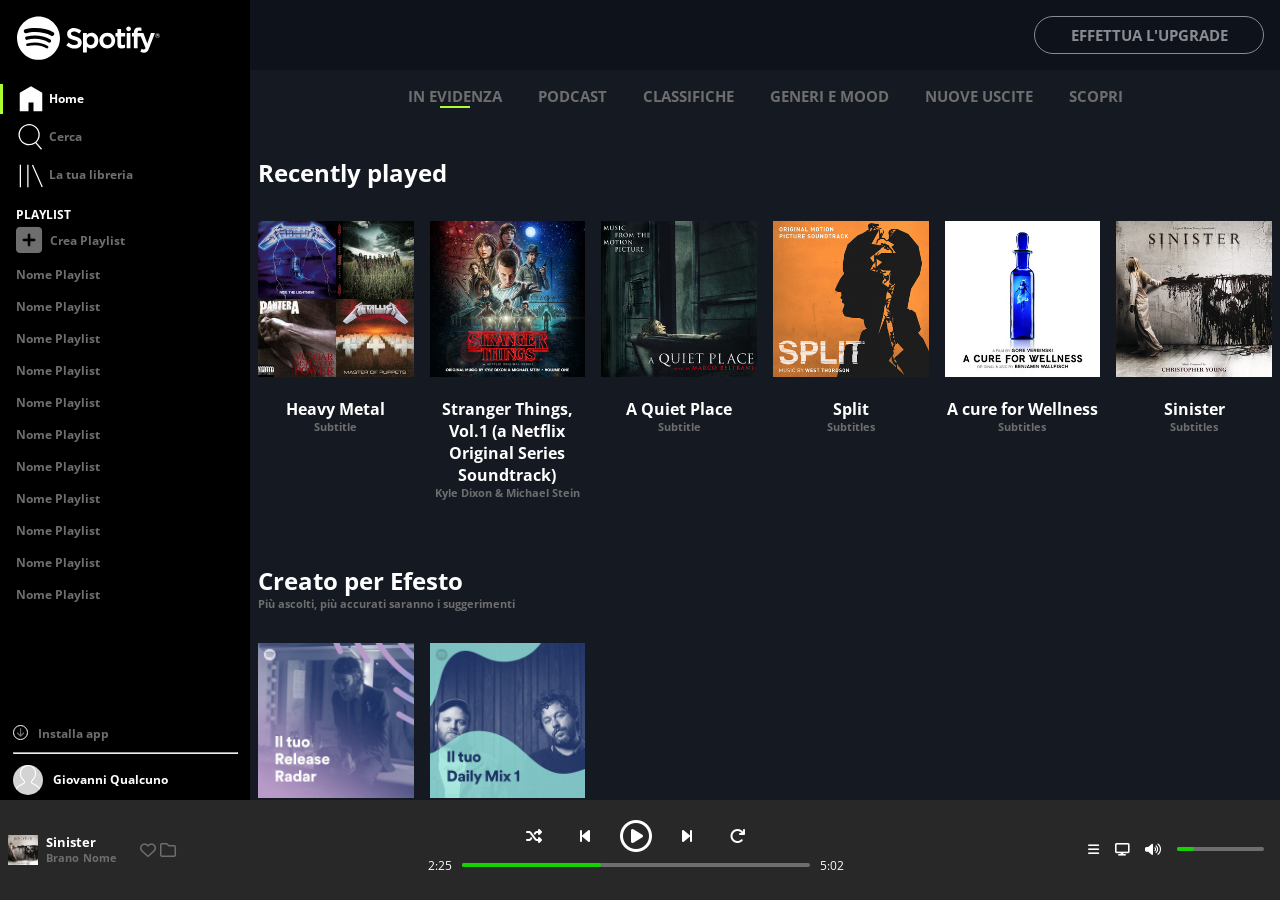
<file: index.html>
<!DOCTYPE html>
<html lang="en">
<head>
    <meta charset="UTF-8">
    <meta http-equiv="X-UA-Compatible" content="IE=edge">
    <meta name="viewport" content="width=device-width, initial-scale=1.0">
    <link rel="stylesheet" href="css/style.css">
    <link href="https://fonts.googleapis.com/css2?family=Open+Sans:ital,wght@0,300;0,400;0,500;0,600;0,700;0,800;1,300;1,400;1,500;1,600;1,700;1,800&family=Poppins&family=Rubik&display=swap" rel="stylesheet">
    <link rel="stylesheet" href="https://cdnjs.cloudflare.com/ajax/libs/font-awesome/6.3.0/css/all.min.css" integrity="sha512-SzlrxWUlpfuzQ+pcUCosxcglQRNAq/DZjVsC0lE40xsADsfeQoEypE+enwcOiGjk/bSuGGKHEyjSoQ1zVisanQ==" crossorigin="anonymous" referrerpolicy="no-referrer" />
    <title>Spotify Clone</title>
</head>
<body class="debug">

    <main class="d-flex overflow-hidden">

        <!--Inizio Sidebar-->
        
        <aside id="sidebar">
            <div class="insidebar d-flex f-column overflow-hidden text-white">
                <img class="logo logo_big mg-l1" src="img/logo.svg" alt="logo spotify">
                <img class="logo logo_small mg-l1" src="img/logo-small.svg" alt="logo spotify">

                <div class="spot_links mg-l1 d-flex f-column text-grey">
                    <div class="link link_border">
                        <img src="img/home.svg" alt="home photo">
                        <span class="text-white hidden">Home</span>
                    </div>
                    <div class="link text-grey">
                        <img src="img/search.svg" alt="search photo">
                        <span class="hidden">Cerca</span>
                    </div>
                    <div class="link text-grey">
                        <img src="img/libreria.svg" alt="archive photo">
                        <span class="hidden">La tua libreria</span>
                    </div>
                
                </div>

                <h4 class="mg-l1 text-white hidden">PLAYLIST</h4>

                <div class="made_playlist mg-l1 text-grey hidden">
                    <i class="fa-sharp fa-solid fa-square-plus"></i>
                    <span>Crea Playlist</span>
                </div>

                <div class="side_playlist mg-l1 overflow-scroll hidden d-flex f-column text-grey">
                    <ul class="items_play">
                        <li>Nome Playlist</li>
                        <li>Nome Playlist</li>
                        <li>Nome Playlist</li>
                        <li>Nome Playlist</li>
                        <li>Nome Playlist</li>
                        <li>Nome Playlist</li>
                        <li>Nome Playlist</li>
                        <li>Nome Playlist</li>
                        <li>Nome Playlist</li>
                        <li>Nome Playlist</li>
                        <li>Nome Playlist</li>
                    </ul>
                </div>

            </div>

            <div class="side_foot d-flex f-column text-grey">
                <div class="install d-flex">
                    <i class="fa-solid fa-arrow-down circle-a"></i>
                    <span class="hidden">Installa app</span>
                </div>
                <hr class="hidden"/>
                <div class="profile text-white d-flex">
                    <img src="img/profile.svg" alt="profile photo">
                    <span class="user_profile hidden" >Giovanni Qualcuno</span>
                </div>

            </div>
        </aside>

    <!--inizio content-->

        <div class="content overflow-scroll">
            <div id="cta">
                <div class="btn btn-big text-white">
                EFFETTUA L'UPGRADE
                </div>
            </div>
            <nav class="navbar">
                <ul class="menu text-center text-grey">
                    <li>IN EVIDENZA<div class="marked"></div></li>
                    <li>PODCAST</li>
                    <li>CLASSIFICHE</li>
                    <li>GENERI E MOOD</li>
                    <li>NUOVE USCITE</li>
                    <li>SCOPRI</li>
                </ul>
            </nav>
            <section id="recently">
                <h2 class="title text-white">Recently played</h2>
                <ul class="album d-flex wrap">
                    <li>
                        <div class="overlay">
                            <i class="fa-regular fa-circle-play play-btn overlay-btn"></i>
                            <img src="img/metal_lifting.jpg" alt="album metal">
                        </div>
                        <h4 class="text-white">Heavy Metal</h4>
                        <h6 class="text-grey">Subtitle</h6>
                    </li>
                    <li>
                        <div class="overlay">
                            <i class="fa-regular fa-circle-play play-btn overlay-btn"></i>
                            <img src="img/stranger.jpeg" alt="album stranger">
                        </div>
                        <h4 class="text-white">Stranger Things, Vol.1 (a Netflix Original Series Soundtrack)</h4>
                        <h6 class="text-grey">Kyle Dixon & Michael Stein</h6>
                    </li>
                    <li>
                        <div class="overlay">
                            <i class="fa-regular fa-circle-play play-btn overlay-btn"></i>
                            <img src="img/aquietplace.jpeg" alt="album a quiet place">
                        </div>
                        <h4 class="text-white">A Quiet Place</h4>
                        <h6 class="text-grey">Subtitle</h6>
                    </li>
                    <li>
                        <div class="overlay">
                            <i class="fa-regular fa-circle-play play-btn overlay-btn"></i>
                            <img src="img/split.jpeg" alt="album split">
                        </div>
                        <h4 class="text-white">Split</h4>
                        <h6 class="text-grey">Subtitles</h6>
                    </li>
                    <li>
                        <div class="overlay">
                            <i class="fa-regular fa-circle-play play-btn overlay-btn"></i>
                            <img src="img/cure.jpeg" alt="album cure">
                        </div>
                        <h4 class="text-white">A cure for Wellness</h4>
                        <h6 class="text-grey">Subtitles</h6>
                    </li>
                    <li>
                        <div class="overlay">
                            <i class="fa-regular fa-circle-play play-btn overlay-btn"></i>
                            <img src="img/sinister.jpeg" alt="album sinister">
                        </div>
                        <h4 class="text-white">Sinister</h4>
                        <h6 class="text-grey">Subtitles</h6>
                    </li>
                </ul>
            </section>
            <section>
                <h2 class="title text-white">Creato per Efesto</h2>
                <h6 class="subtitle text-grey">Più ascolti, più accurati saranno i suggerimenti</h6>
                 <ul class="album d-flex wrap">
                    <li>
                        <div class="overlay">
                            <i class="fa-regular fa-circle-play play-btn overlay-btn"></i>
                            <img src="img/radar.jpeg" alt="album radar">
                        </div>
                        <h4 class="text-white">Release Radar</h4>
                    </li>
                    <li>
                        <div class="overlay">
                            <i class="fa-regular fa-circle-play play-btn overlay-btn"></i>
                            <img src="img/mixdaily.jpeg" alt="album mix">
                        </div>
                        <h4 class="text-white">Daily Mix 1</h4>
                    </li>
                </ul>
            </section>
            <section>
                <h2 class="title text-white">Artisti più popolari</h2>
                <h6 class="subtitle text-grey">Più ascolti, più accurati saranno i suggerimenti</h6>
                 <ul class="album d-flex wrap">
                    <li>
                        <div class="overlay">
                            <i class="fa-regular fa-circle-play play-btn overlay-btn"></i>
                            <img src="img/youg.jpeg" alt="album radar">
                        </div>
                        <h4 class="text-white">Lana Del Rey</h4>
                    </li>
                    <li>
                        <div class="overlay">
                            <i class="fa-regular fa-circle-play play-btn overlay-btn"></i>
                            <img src="img/einaudi.jpeg" alt="album mix">
                        </div>
                        <h4 class="text-white">Einaudi</h4>
                    </li>
                </ul>
            </section>

        </div>

    </main>
    <!--Player, volume and artist-->
    <footer class="d-flex">

        <div class="left-foot text-grey d-flex">
            <img src="img/sinister.jpeg" alt="sinister photo">
            <div class="song_play ">
                <h5 class="text-white">Sinister</h5>
                <h6 class="align">Brano</h6>
                <h6 class="align">Nome</h6>
            </div>
            <div class="icons_song">
                <i class="fa-regular fa-heart align"></i>
                <i class="fa-regular fa-folder align"></i>
            </div>
        </div>


        <div class="middle-foot text-white d-flex f-column">
            <div class="middle-top d-flex">
                <i class="fa-solid fa-shuffle"></i>
                <i class="fa-solid fa-backward-step"></i>
                <i class="fa-regular fa-circle-play play-btn"></i>
                <i class="fa-solid fa-forward-step"></i>
                <i class="fa-solid fa-arrow-rotate-right"></i>
            </div>

            <div class="middle_bottom d-flex ">
                <span>2:25</span>
                <div class="progress_bar">
                    <div class="inside_progress d-flex">
                        <div class="point_prog"></div>
                    </div>
                </div>
                <span>5:02</span>
            </div>
        </div>

        <div class="right-foot text-white d-flex">
            <i class="fa-solid fa-bars"></i>
            <i class="fa-solid fa-display"></i>
            <i class="fa-solid fa-volume-high"></i>
            <div class="progress_bar_volume">
                <div class="inside_progress_volume d-flex">
                    <div class="point_prog"></div>
                </div>
            </div>
        </div>


    </footer>
    
</body>
</html>
</file>
<file: css/style.css>
* {
    margin: 0;
    padding: 0;
    box-sizing: border-box;
}

html {
    font-size: 16px;
    font-family: 'Open Sans', sans-serif;
}

/*regole di debug*/

/*.debug #sidebar {
    background-color: aqua;
}*/

/*.debug main {
    background-color: cornflowerblue;
}*/

/*.debug footer {
    background-color: grey;
}*/

/*.debug #cta {
    background-color: darkorange;
}*/

/*.debug .navbar {
    background-color: darkblue;
}*/



/*.debug .album li {
    background-color: brown;
    height: 100px;
}*/


/*UTILITIES*/

.d-flex {
    display: flex;
}
.wrap {
    flex-wrap: wrap;
}
.f-column {
    flex-direction: column;
}
.overflow-scroll {
    overflow-y: scroll;
}
.overflow-hidden {
    overflow-y: hidden;
}
.hidden {
    display: none;
}
.text-center {
    text-align: center;
}
.mg-l1 {
    margin-left: 0.5rem;
}
.mg-r1 {
    margin-right: 1rem;
}
.pd-t-1 {
    padding-top: 1rem;
}
.text-white {
    color: white;
} 
.text-grey {
    color: #6e6e6e;
}
.btn {
    border: solid 1px white;
    border-radius: 50px;
}

/*CODICE ASIDE*/

#sidebar {
    width: 50px;
    height: calc(100vh - 100px);
    background-color: black;
    padding-top: 1rem;
    font-size: 12px;
    font-weight: bold;
}

.insidebar {
    width: 100%;
    min-height: 400px;
    height: calc(100% - 80px);
}


.logo_big {
    width: 60%;
    display: none;
}

.logo_small {
    width: 60%;
}

.spot_links {
    margin-top: 1rem;
}

.spot_links img {
    display: inline-block;
    height: 30px;
}

.link {
    margin-top: 0.5rem;
    height: 30px;
    position: relative;
}

.link span {
    vertical-align: top;
    height: 30px;
    line-height: 2.5;
}

.link span:hover {
    color: white;
    cursor: pointer;
}

.made_playlist i {
    transform: scale(2.5);
    margin: 12px 12px 12px 8px;
}

.insidebar h4 {
    margin-top: 1rem;
}

.made_playlist:hover {
    color: white;
    cursor: pointer;
}

.items_play li {
    line-height: 2rem;
}

.items_play li:hover {
    color: white;
    cursor: pointer;
}

.side_foot {
    height: 80px;
    width: 90%;
    margin: auto;
}

.install:hover {
    color: white;
    cursor: pointer;
}

.profile {
    line-height: 30px;
}

.items_play {
    list-style: none;
}

.circle-a {
    font-size: 10px;
    width: 15px;
    height: 15px;
    border: solid 1px white;
    border-radius: 50%;
    padding: 1px 3px 3px 3px;
}

.side_foot img {
    background-color: lightgrey;
    border-radius: 50%;
    width: 30px;
    height: 30px;
}

.side_foot span {
    margin-left: 10px;
}

.side_foot {
    justify-content: space-around; 
    height: 80px;
    align-items: center;
}




/*CODICE CONTENT*/

body {
    min-width: 500px;
}

#cta {
    width: calc(100% - 50px);
    margin-left: 50px;
    height: 70px;
    position: fixed;
    top: 0;
    left: 0;
    z-index: 99;
    background-color: #080b12;
    filter: opacity(0.5);
    display: flex;
    justify-content: flex-end;
    align-items: center;
}

.btn-big {
    width: 230px;
    font-size: 15px;
    padding: 0.5rem 1rem;
    font-weight: bold;
    text-align: center;
    margin-right: 1rem;
    position: relative;
    transition: all 0.3s;
}

.btn-big:hover {
    transform: scale(1.1);
    cursor: pointer;
}

.content {
    width: calc(100% - 50px);
    height: calc(100vh - 100px);
    padding-top: 70px;
    background-color: #141922;
} 

.title {
    margin-left: 0.5rem;
    margin-top: 2rem;
}

.subtitle {
    margin-left: 0.5rem;
}

.menu li {
    display: inline-block;
    font-size: 15px;
    font-weight: bold;
    padding: 1rem;
}

.menu li:hover {
    color: white;
    cursor: pointer;
}

.marked {
    border-bottom: solid 2px #adff2f;
    width: 30px;
    margin: auto;
}

.content ul {
    list-style: none;
}

.overlay {
    position: relative;
}

.overlay .overlay-btn {
    display: none;
    color: white;
    position: absolute;
    top: 45%;
    left: 45%;
    right: 45%;
    bottom: 40%;
    z-index: 9;
}

.overlay:hover .overlay-btn {
    display: block;
    cursor: pointer;
}

.overlay:hover img {
    filter: opacity(0.5);
    cursor: pointer;
}

.album li {
    width: calc(50% - 2rem);
    margin: 2rem auto;
    text-align: center;
}

.album li img {
    width: 100%;
    margin-bottom: 1rem;
}

/*CODICE FOOTER*/

footer {
    width: 100%;
    height: 100px;
    z-index: 9;
    background-color: #282828;
    justify-content: space-between;
    align-items: center;
}

.left-foot {
    width: calc(155px - 1rem);
    margin: 0.5rem;
    justify-content: space-between;
    align-items: center;
}

.middle-foot {
    width: calc(40% - 1rem);
    margin: 0.5rem;
    height: 60px;
}

.right-foot {
    width: calc(155px - 1rem);
    margin: 0.5rem;
    padding-left: 8px;
}

.left-foot img {
    width: 30px;
    height: 30px;
}

.left-foot h6:hover {
    color: white;
    text-decoration: underline;
    cursor: pointer;
}

.icons_song i:hover {
    color: white;
    cursor: pointer;
}

.song_play {
    margin-right: 1rem;
}

.icons_song {
    margin-right: 1rem;
}

.icons_song i {
    display: block;
    margin-bottom: 3px;
}

.middle-top {
    width: 220px;
    justify-content: space-between;
    align-self: center;
    margin-top: 0.5rem;
}

.play-btn {
    transform: scale(2);
    transition: 0.2s;
}

.play-btn:hover {
    transform: scale(2.4);
}

.middle_bottom span {
    font-size: 12px;
    display: inline-block;
    margin-left: 10px;
    margin-right: 10px;
}

.middle_bottom {
    justify-content: center;
    align-items: center;
    margin-top: 0.8rem;
}

.progress_bar {
    width: 70%;
    height: 4px;
    background-color: #6e6e6e;
    border-radius: 5px;
}

.inside_progress {
    width: 40%;
    height: 4px;
    background-color: #15d303;
    border-radius: 5px;
    justify-content: flex-end;
    align-items: center;

}

.point_prog {
    display: none;
    width: 10px;
    height: 10px;
    background-color: white;
    border-radius: 50%;
    padding-left: 5px;
}

.inside_progress:hover .point_prog, .inside_progress_volume:hover .point_prog {
    display: block;
}

.inside_progress_volume {
    width: 20%;
    height: 4px;
    background-color: #15d303;
    border-radius: 5px;
    justify-content: flex-end;
    align-items: center;
}
.inside_progress_volume .point_prog {
    margin-top: 1px;
}
.progress_bar_volume {
    width: 50%;
    height: 4px;
    background-color: #6e6e6e;
    border-radius: 5px;
    margin-top: 3px;
}

.right-foot i {
    font-size: 0.8rem;
    margin-right: 8px;
}

/*MEDIAQUERY*/

@media screen and (min-width: 576px) {
    #sidebar {
        width: 250px;
    }
    .insidebar {
        padding-left: 0.5rem;
    }
    .logo_small {
        display: none;
    }
    .logo_big {
        display: block;
    }

    .link_border {
        border-left: solid 3px #adff2f;
        position: relative;
        left: -1rem;                                                             
        top: 0;
        z-index: 9;
        padding-left: 0.8rem;
    }
    .content {
        width: calc(100% - 250px);
    }
    #cta {
        width: calc(100% - 250px);
        margin-left: 250px;
    }
    .hidden {
        display: flex;
        display: inline-block;
    }
    .side_foot {
        justify-content: space-around;
        align-items: unset;
    }
    .song_play {
        line-height: 0.9rem;
    }

}

@media screen and (min-width: 768px) {
    .album li {
        width: calc((100% / 4) - 1rem);
        margin: 2rem 0.5rem;
    }
    .right-foot i {
        padding-right: 0.5rem;
    }
    .right-foot {
        width: calc(200px - 2rem);
        margin-right: 1rem;
    }

}

                                                      
@media screen and (min-width: 992px) {
    .album li {
        width: calc((100% / 6 ) - 1rem);
        margin: 2rem 0.5rem;
    }

    .left-foot {
        width: calc(200px - 1rem);
    }

    .right-foot{
        width: calc(200px - 1rem);
    }

    .left-foot .align {
        display: inline;
    }


}
</file>
